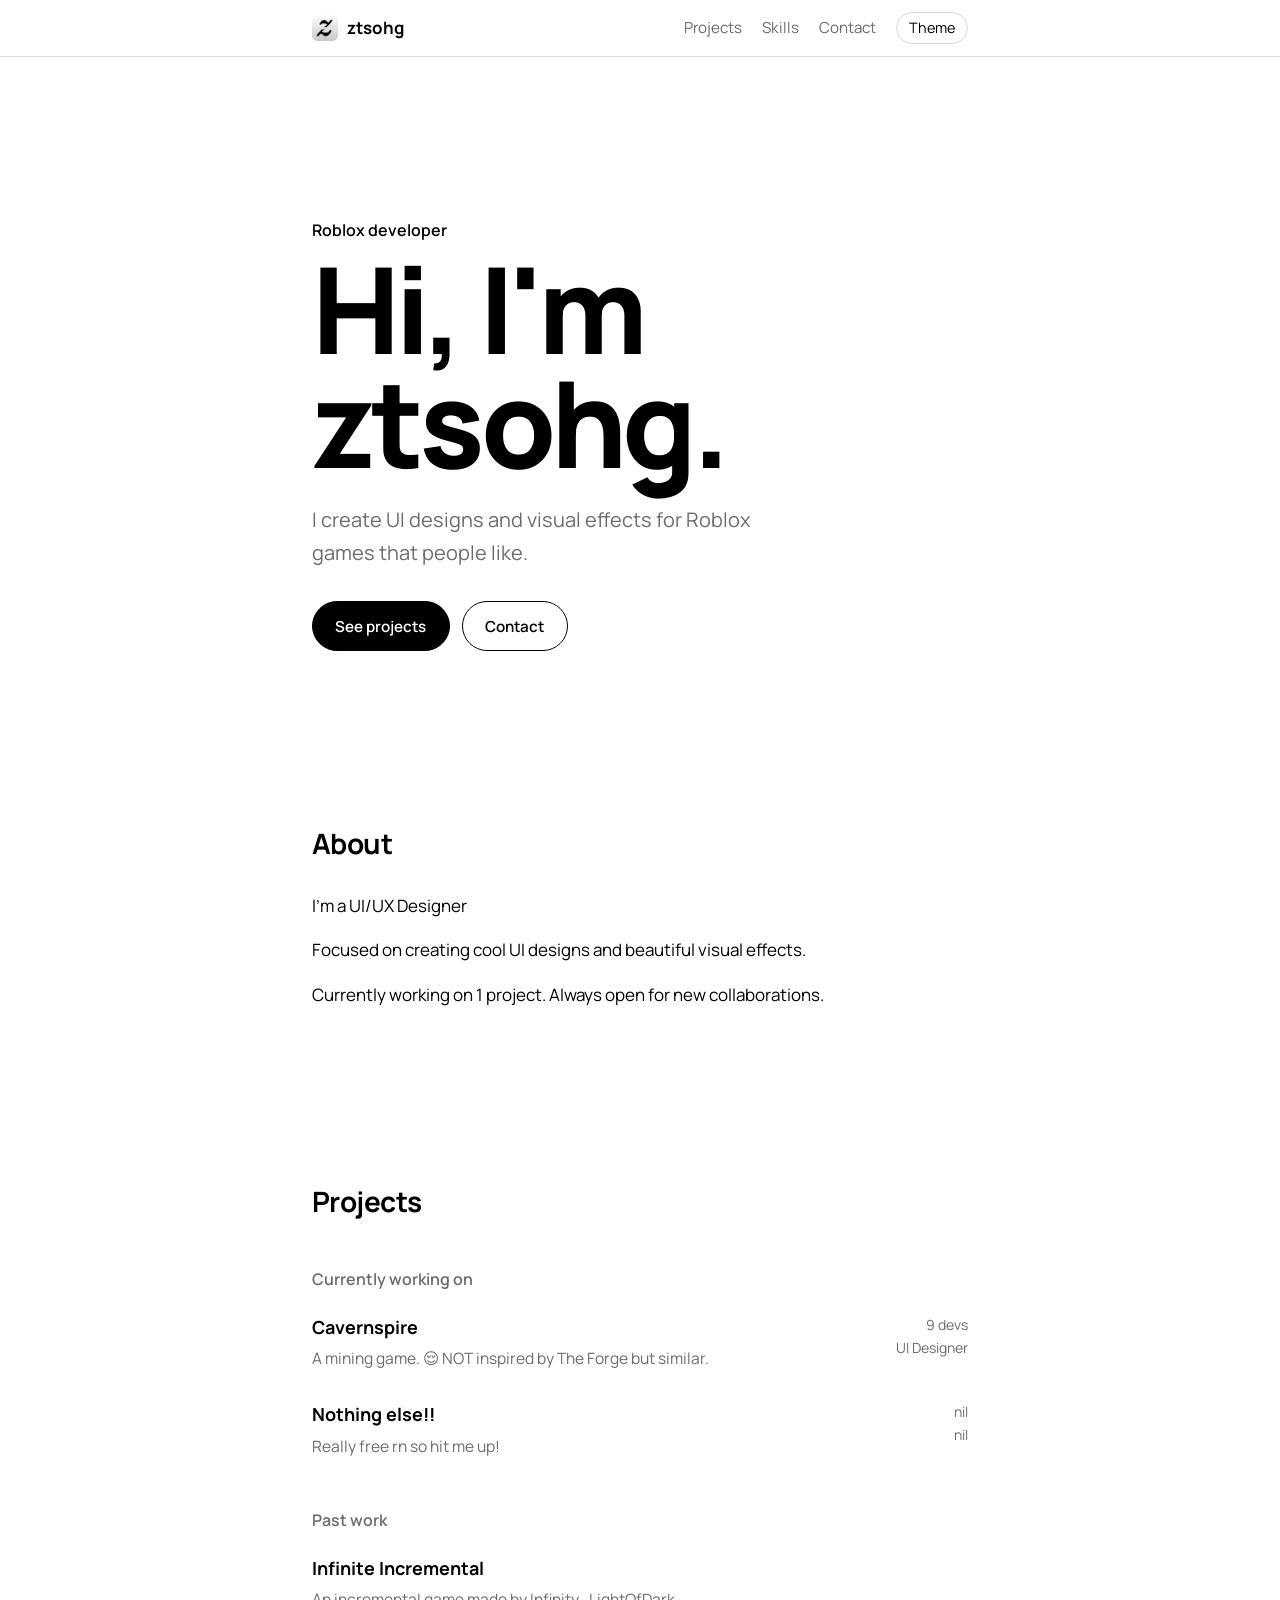
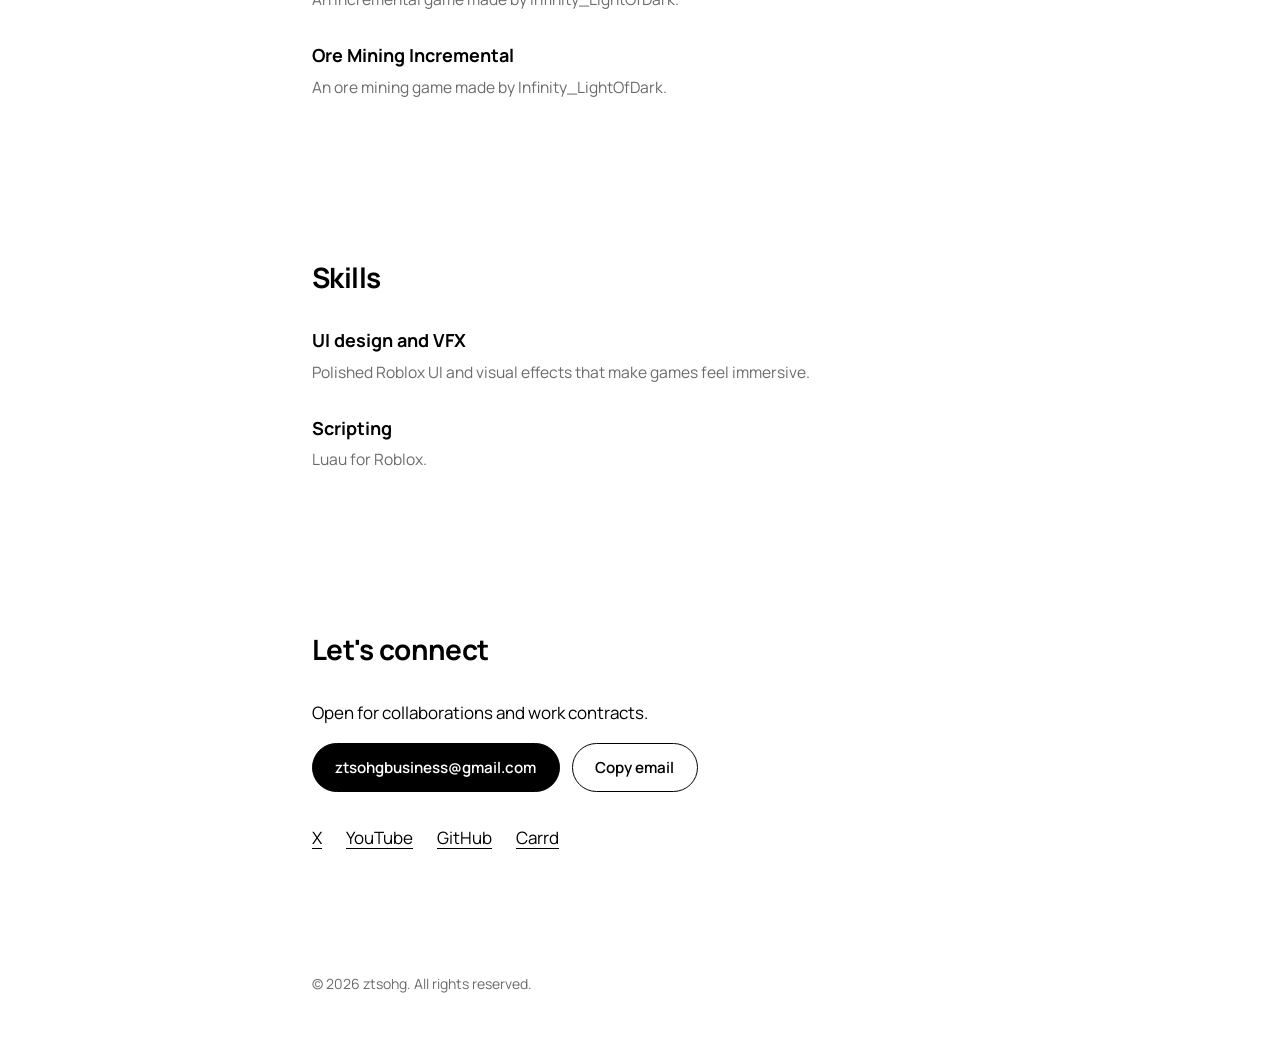
<file: index.html>
<!DOCTYPE html>
<html lang="en">
<head>
<meta charset="UTF-8">
<meta name="viewport" content="width=device-width, initial-scale=1.0">
<title>ztsohg</title>
<link rel="preconnect" href="https://fonts.googleapis.com">
<link rel="preconnect" href="https://fonts.gstatic.com" crossorigin>
<link href="https://fonts.googleapis.com/css2?family=Manrope:wght@400;600;700;800&display=swap" rel="stylesheet">
<link rel="stylesheet" href="style.css">
<script>try{var t=localStorage.getItem("theme");if(t)document.documentElement.dataset.theme=t}catch(e){}</script>
</head>
<body>
<header class="site-header"><div class="wrap">
<a class="brand" href="index.html"><img src="Notion%20Studios%20Logo.png" alt="Notion Studios logo">ztsohg</a>
<nav>
<a href="#projects">Projects</a>
<a href="#skills">Skills</a>
<a href="#contact">Contact</a>
<button id="theme" type="button" aria-label="Toggle light and dark theme">Theme</button>
</nav>
</div></header>

<main>
<div class="wrap">
<div class="hero">
<p class="role reveal">Roblox developer</p>
<h1 class="reveal">Hi, I'm ztsohg.</h1>
<p class="reveal">I create UI designs and visual effects for Roblox games that people like.</p>
<div class="actions reveal"><a class="btn solid" href="#projects">See projects</a><a class="btn" href="#contact">Contact</a></div>
</div>
</div>

<section id="about"><div class="wrap">
<h2 class="reveal">About</h2>
<p class="reveal">I'm a UI/UX Designer</p>
<p class="reveal">Focused on creating cool UI designs and beautiful visual effects.</p>
<p class="reveal">Currently working on 1 project. Always open for new collaborations.</p>
</div></section>

<section id="projects"><div class="wrap">
<h2 class="reveal">Projects</h2>
<h3 class="sub reveal">Currently working on</h3>
<ul class="list reveal-group">
<li class="reveal"><h3>Cavernspire</h3><p>A mining game. 😌 NOT inspired by The Forge but similar.</p><div class="meta"><span>9 devs</span><span>UI Designer</span></div></li>
<li class="reveal"><h3>Nothing else!!</h3><p>Really free rn so hit me up!</p><div class="meta"><span>nil</span><span>nil</span></div></li>
</ul>
<h3 class="sub reveal">Past work</h3>
<ul class="list reveal-group">
<li class="reveal"><h3>Infinite Incremental</h3><p>An incremental game made by Infinity_LightOfDark.</p></li>
<li class="reveal"><h3>Ore Mining Incremental</h3><p>An ore mining game made by Infinity_LightOfDark.</p></li>
</ul>
</div></section>

<section id="skills"><div class="wrap">
<h2 class="reveal">Skills</h2>
<ul class="list reveal-group">
<li class="reveal"><h3>UI design and VFX</h3><p>Polished Roblox UI and visual effects that make games feel immersive.</p></li>
<li class="reveal"><h3>Scripting</h3><p>Luau for Roblox.</p></li>
</ul>
</div></section>

<section id="contact"><div class="wrap">
<h2 class="reveal">Let's connect</h2>
<p class="reveal">Open for collaborations and work contracts.</p>
<div class="actions reveal"><a class="btn solid" href="mailto:ztsohgbusiness@gmail.com">ztsohgbusiness@gmail.com</a><button class="btn" id="copy" type="button" data-email="ztsohgbusiness@gmail.com">Copy email</button></div>
<div class="links reveal"><a href="https://x.com/ztsohg_dev">X</a><a href="https://youtube.com/@ztsohG">YouTube</a><a href="https://github.com/ztsohg">GitHub</a><a href="https://ztsohgport.carrd.co">Carrd</a></div>
</div></section>
</main>

<footer><div class="wrap">&copy; 2026 ztsohg. All rights reserved.</div></footer>

<script>
(function(){
  var r=document.documentElement;
  function dark(){return r.dataset.theme?r.dataset.theme==="dark":matchMedia("(prefers-color-scheme: dark)").matches}
  document.getElementById("theme").onclick=function(){
    var n=dark()?"light":"dark";r.dataset.theme=n;
    try{localStorage.setItem("theme",n)}catch(e){}
  };
  var c=document.getElementById("copy");
  if(c)c.onclick=function(){
    var m=c.dataset.email;
    (navigator.clipboard?navigator.clipboard.writeText(m):Promise.reject()).then(function(){
      c.textContent="Copied";setTimeout(function(){c.textContent="Copy email"},1800);
    }).catch(function(){location.href="mailto:"+m});
  };

  var els=document.querySelectorAll(".reveal");
  if("IntersectionObserver" in window){
    var io=new IntersectionObserver(function(entries){
      entries.forEach(function(e){ if(e.isIntersecting){ e.target.classList.add("in"); io.unobserve(e.target); } });
    },{threshold:0.15,rootMargin:"0px 0px -40px 0px"});
    els.forEach(function(el){ io.observe(el); });
  } else {
    els.forEach(function(el){ el.classList.add("in"); });
  }
})();
</script>
</body>
</html>
</file>
<file: style.css>
:root {
  --bg: #fff;
  --fg: #000;
  --muted: #6b6b6b;
  --line: #d9d9d9;
  --font: "Manrope", system-ui, -apple-system, "Segoe UI", sans-serif;
  color-scheme: light;
}
@media (prefers-color-scheme: dark) {
  :root:not([data-theme="light"]) {
    --bg: #000; --fg: #fff; --muted: #9a9a9a; --line: #2e2e2e; color-scheme: dark;
  }
}
:root[data-theme="dark"] {
  --bg: #000; --fg: #fff; --muted: #9a9a9a; --line: #2e2e2e; color-scheme: dark;
}

*, *::before, *::after { box-sizing: border-box; }
html { scroll-behavior: smooth; scroll-padding-top: 5rem; }
body {
  margin: 0; background: var(--bg); color: var(--fg);
  font: 400 1.0625rem/1.65 var(--font);
  -webkit-font-smoothing: antialiased;
}
a { color: inherit; text-decoration-thickness: 1px; text-underline-offset: 0.25em; }
a:hover { text-decoration-thickness: 2px; }
:focus-visible { outline: 2px solid var(--fg); outline-offset: 3px; }
img { max-width: 100%; height: auto; display: block; }
.wrap { max-width: 44rem; margin: 0 auto; padding: 0 1.5rem; }

/* header */
.site-header { position: sticky; top: 0; background: var(--bg); border-bottom: 1px solid var(--line); z-index: 10; }
.site-header .wrap { display: flex; align-items: center; justify-content: space-between; gap: 1rem; height: 3.5rem; }
.brand { display: flex; align-items: center; gap: 0.6rem; font-weight: 700; text-decoration: none; }
.brand img { width: 1.6rem; height: 1.6rem; border-radius: 0.35rem; }
nav { display: flex; align-items: center; gap: 1.25rem; font-size: 0.95rem; }
nav a { text-decoration: none; color: var(--muted); }
nav a:hover, nav a[aria-current="page"] { color: var(--fg); }
#theme {
  font: inherit; font-size: 0.9rem; color: var(--fg); background: none;
  border: 1px solid var(--line); border-radius: 999px; padding: 0.2rem 0.75rem; cursor: pointer;
}
#theme:hover { border-color: var(--fg); }

/* hero */
.hero { padding: clamp(5rem, 16vw, 10rem) 0 clamp(4rem, 10vw, 6rem); }
.hero h1 {
  margin: 0 0 1.5rem; font-weight: 800; letter-spacing: -0.04em;
  line-height: 0.95; font-size: clamp(3.5rem, 15vw, 7.5rem);
}
.hero p { margin: 0 0 2rem; max-width: 30rem; font-size: 1.25rem; color: var(--muted); }
.hero .role { color: var(--fg); font-weight: 600; margin-bottom: 0.5rem; font-size: 1rem; }
.actions { display: flex; gap: 0.75rem; flex-wrap: wrap; }
.btn {
  display: inline-block; padding: 0.7rem 1.4rem; border: 1px solid var(--fg); border-radius: 999px;
  text-decoration: none; font-weight: 600; font-size: 0.95rem; background: none; color: var(--fg);
  font-family: inherit; cursor: pointer;
}
.btn.solid { background: var(--fg); color: var(--bg); }
.btn { transition: transform 0.2s ease, opacity 0.2s ease; }
.btn:hover { text-decoration: none; opacity: 0.8; transform: translateY(-2px); }

/* reveal-on-scroll */
.reveal { opacity: 0; transform: translateY(1.25rem); transition: opacity 0.7s ease, transform 0.7s ease; }
.reveal.in { opacity: 1; transform: translateY(0); }
.reveal-group .reveal:nth-child(2) { transition-delay: 0.08s; }
.reveal-group .reveal:nth-child(3) { transition-delay: 0.16s; }
.reveal-group .reveal:nth-child(4) { transition-delay: 0.24s; }
.reveal-group .reveal:nth-child(5) { transition-delay: 0.32s; }
@media (prefers-reduced-motion: reduce) {
  .reveal { opacity: 1; transform: none; transition: none; }
}

/* sections */
section { padding: clamp(3rem, 8vw, 5rem) 0; }
h2 { margin: 0 0 2rem; font-size: 1.75rem; letter-spacing: -0.02em; line-height: 1.2; }
h3 { margin: 0; font-size: 1.125rem; }
p { margin: 0 0 1rem; }
.muted { color: var(--muted); }

.list { list-style: none; margin: 0; padding: 0; display: flex; flex-direction: column; gap: 1.75rem; }
.list li { display: grid; grid-template-columns: 1fr auto; gap: 0.25rem 1.5rem; transition: transform 0.25s ease; }
.list li:hover { transform: translateX(0.25rem); }
.list p { grid-column: 1; margin: 0; color: var(--muted); font-size: 0.975rem; }
.list .meta { grid-column: 2; grid-row: 1 / span 2; text-align: right; font-size: 0.875rem; color: var(--muted); }
.list .meta span { display: block; }
.sub { margin: 3rem 0 1.25rem; font-size: 1rem; color: var(--muted); font-weight: 600; }

.links { display: flex; gap: 1.5rem; flex-wrap: wrap; margin-top: 2rem; }
.links a { position: relative; }
.links a::after {
  content: ""; position: absolute; left: 0; bottom: -0.2rem; width: 100%; height: 1px;
  background: var(--fg); transform: scaleX(0); transform-origin: left; transition: transform 0.25s ease;
}
.links a:hover::after { transform: scaleX(1); }
footer { padding: 2.5rem 0 4rem; font-size: 0.875rem; color: var(--muted); }

@media (max-width: 34rem) {
  .list li { grid-template-columns: 1fr; }
  .list .meta { grid-column: 1; grid-row: auto; text-align: left; margin-top: 0.25rem; }
  nav { gap: 0.9rem; font-size: 0.875rem; }
}
@media (prefers-reduced-motion: reduce) { html { scroll-behavior: auto; } }
</file>
